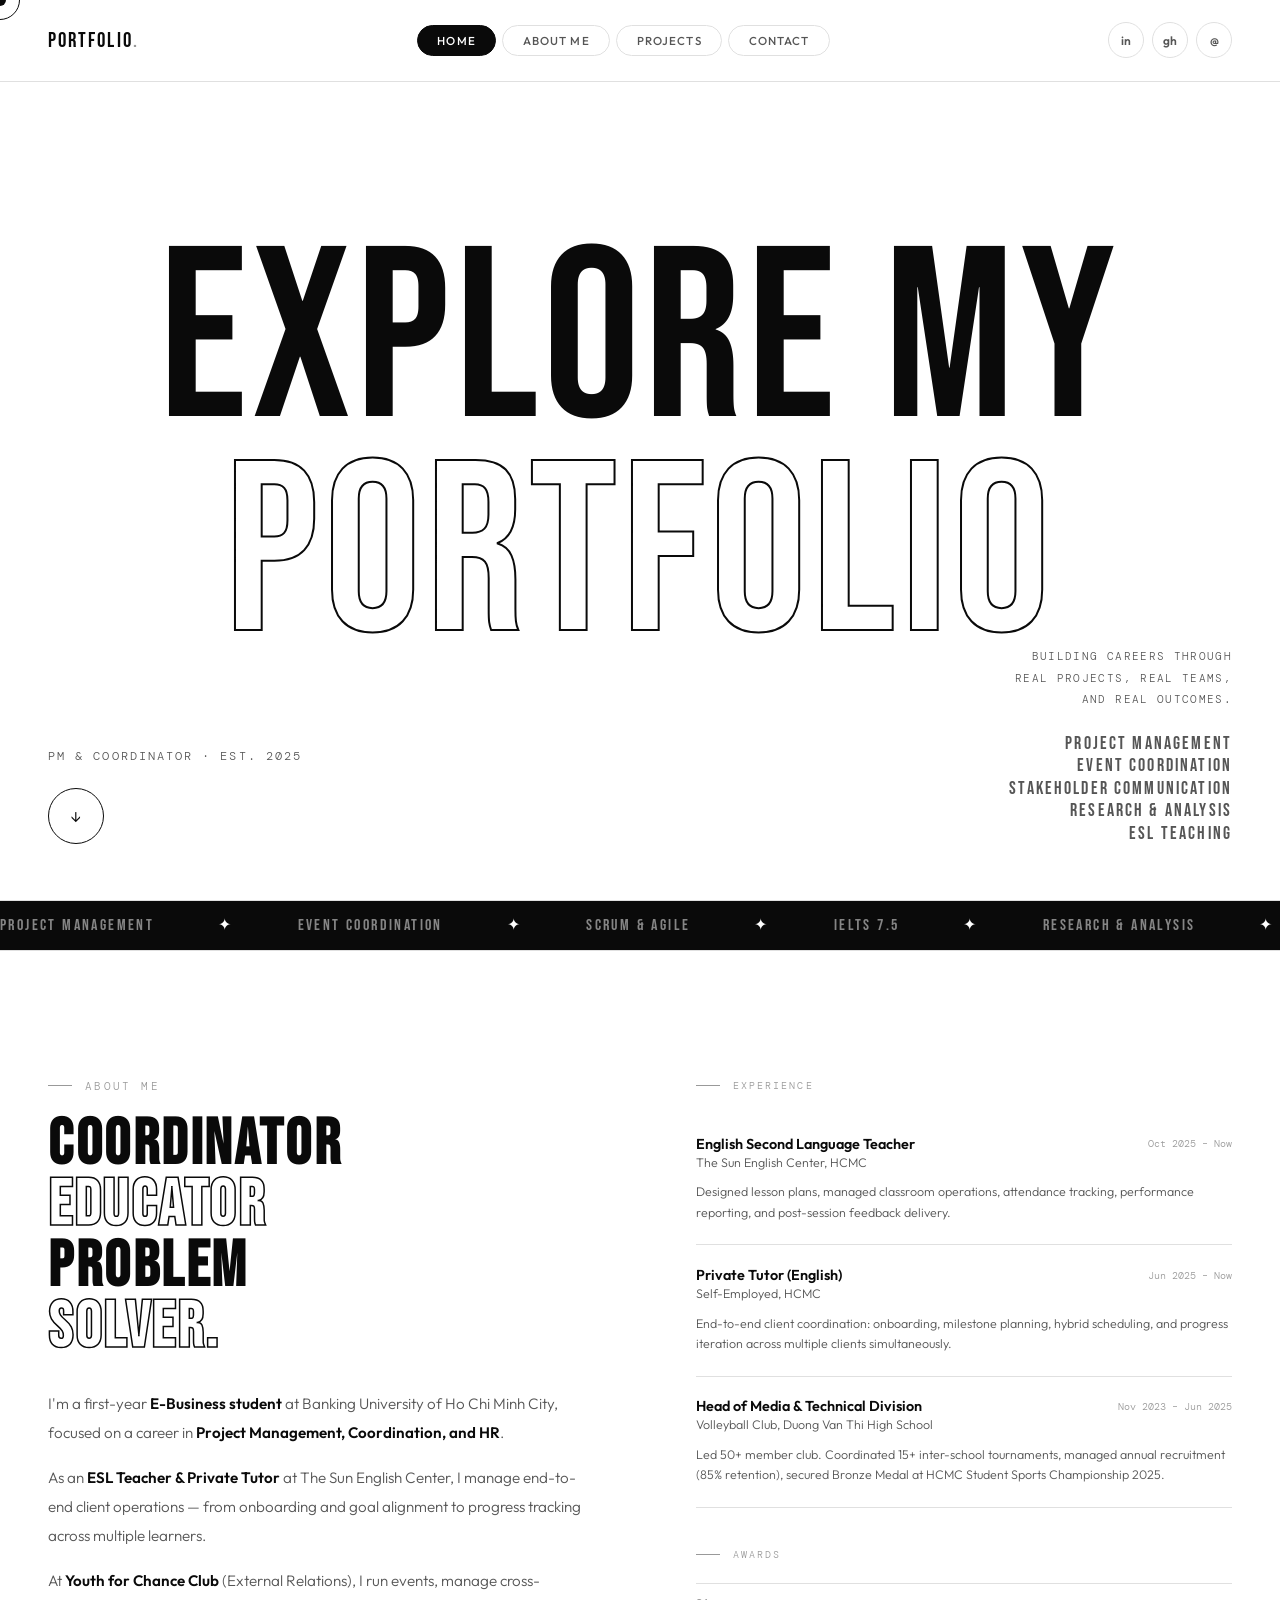
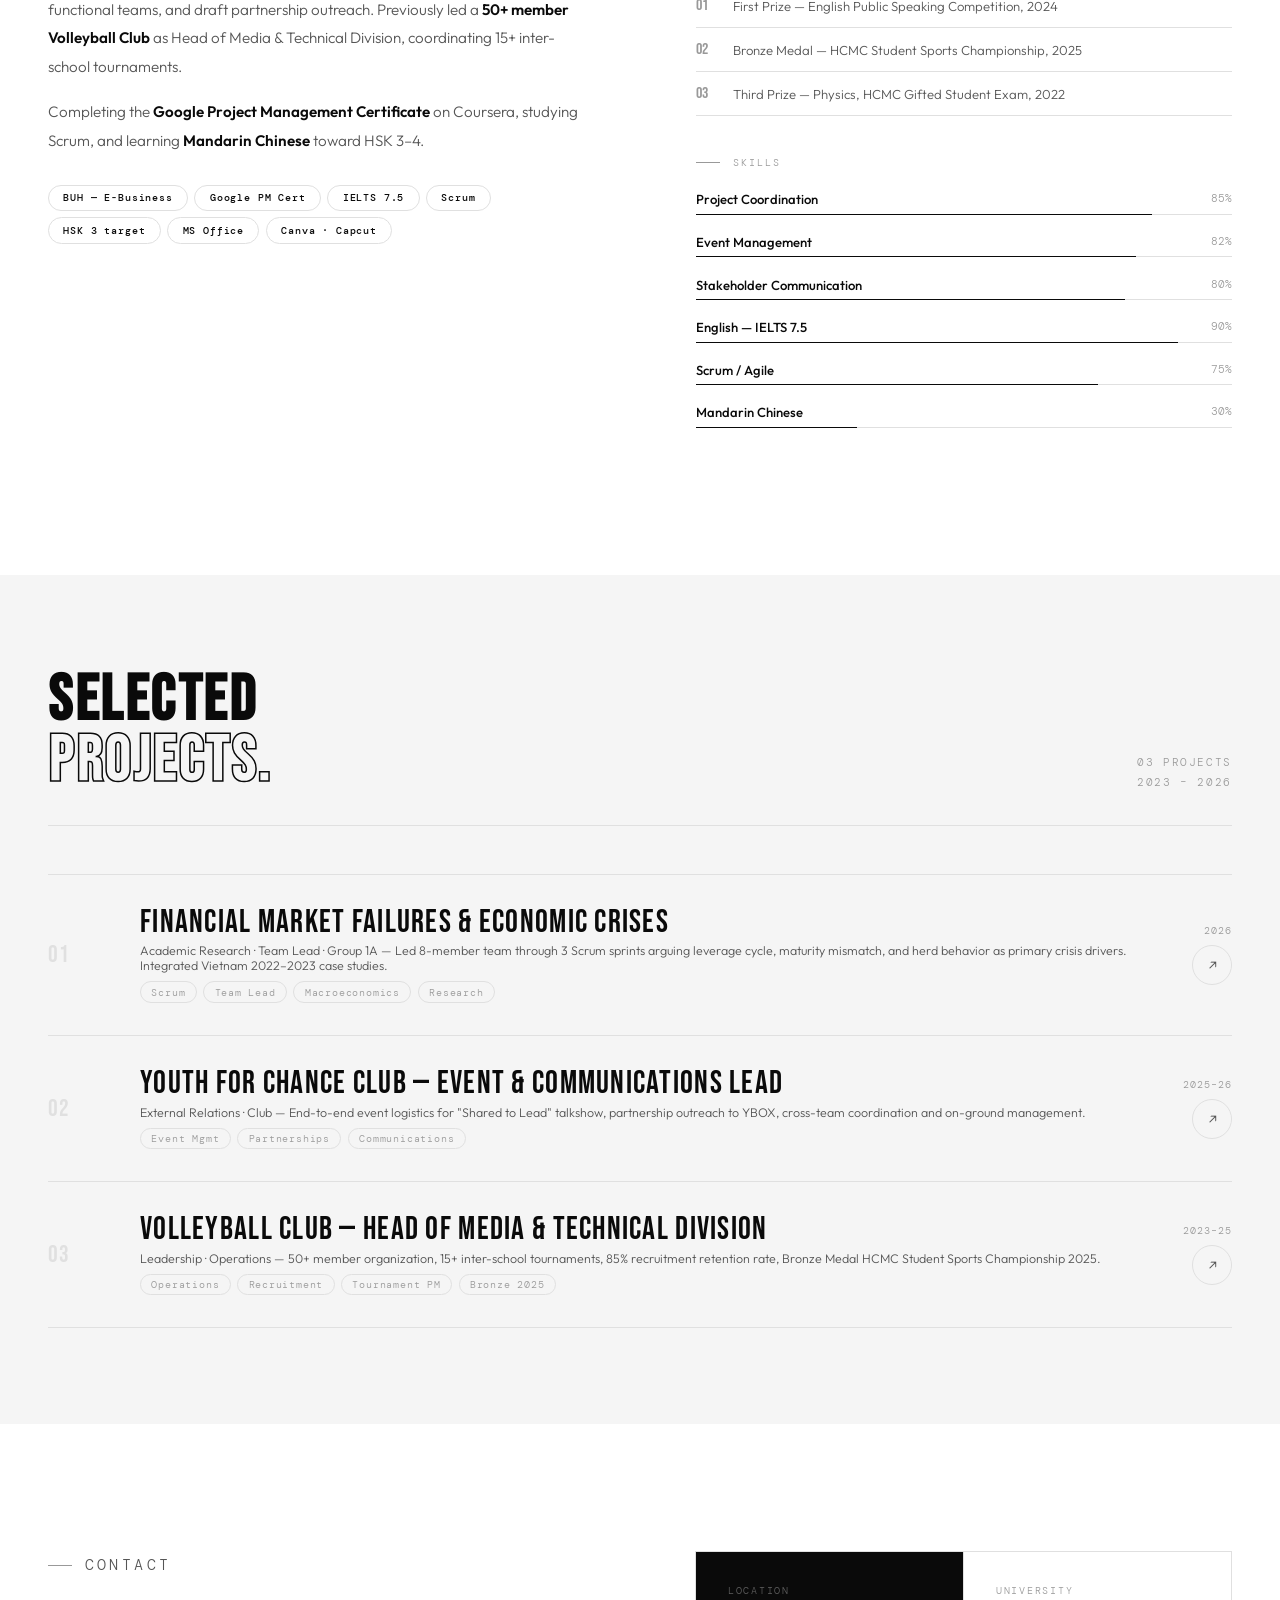
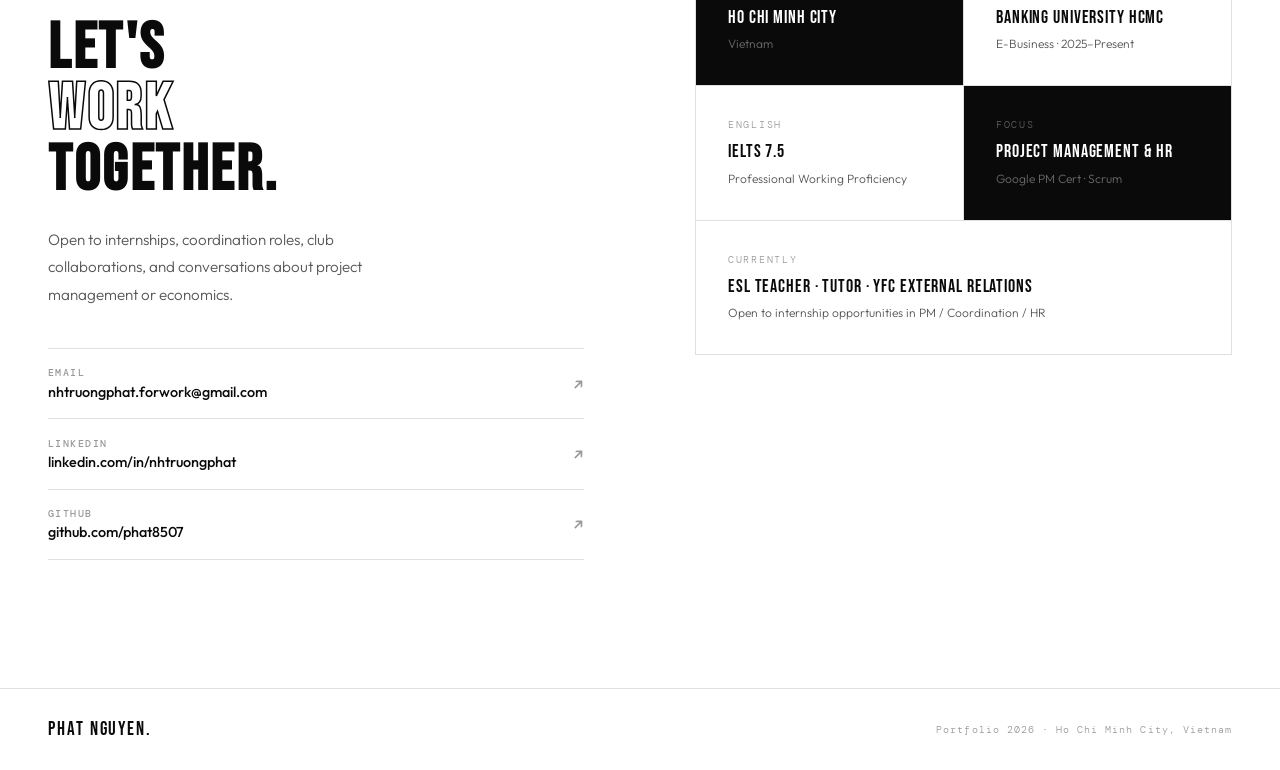
<file: index.html>
<!DOCTYPE html>
<html lang="en">
<head>
<meta charset="UTF-8"/>
<meta name="viewport" content="width=device-width, initial-scale=1.0"/>
<title>Phat Nguyen — Portfolio</title>
<link href="https://fonts.googleapis.com/css2?family=Bebas+Neue&family=Outfit:wght@300;400;500;600&family=DM+Mono:wght@400;500&display=swap" rel="stylesheet"/>
<style>
*,*::before,*::after{box-sizing:border-box;margin:0;padding:0}
:root{
  --white:#ffffff;
  --off:#f5f5f5;
  --ink:#0a0a0a;
  --mid:#555;
  --light:#999;
  --border:#e0e0e0;
  --accent:#0a0a0a;
}
html{scroll-behavior:smooth}
body{background:var(--white);color:var(--ink);font-family:"Outfit",sans-serif;font-weight:300;overflow-x:hidden;cursor:none}

/* CURSOR */
.cursor{position:fixed;width:12px;height:12px;background:var(--ink);border-radius:50%;pointer-events:none;z-index:9999;transform:translate(-50%,-50%);transition:width .25s,height .25s,border-radius .25s}
.cursor-ring{position:fixed;width:40px;height:40px;border:1px solid var(--ink);border-radius:50%;pointer-events:none;z-index:9998;transform:translate(-50%,-50%);transition:all .15s ease}
.cursor.hover{width:48px;height:48px;background:transparent;border:1px solid var(--ink);border-radius:50%}
.cursor-ring.hover{opacity:0}

/* ── NAV ── */
nav{
  position:fixed;top:0;left:0;right:0;z-index:200;
  display:flex;align-items:center;justify-content:space-between;
  padding:1.4rem 3rem;
  background:rgba(255,255,255,0.92);
  backdrop-filter:blur(12px);
  border-bottom:1px solid var(--border);
}
.logo{
  font-family:"Bebas Neue",sans-serif;
  font-size:1.3rem;
  letter-spacing:.1em;
  color:var(--ink);
  text-decoration:none;
}
.logo span{color:var(--light)}
.nav-center{display:flex;gap:.4rem}
.nav-pill{
  display:inline-block;
  padding:.45rem 1.2rem;
  border:1px solid var(--border);
  border-radius:100px;
  font-size:.72rem;
  font-weight:500;
  letter-spacing:.1em;
  text-transform:uppercase;
  text-decoration:none;
  color:var(--mid);
  transition:all .2s;
}
.nav-pill:hover,.nav-pill.active{background:var(--ink);color:var(--white);border-color:var(--ink)}
.nav-right{display:flex;align-items:center;gap:.5rem}
.nav-icon{
  width:36px;height:36px;border:1px solid var(--border);border-radius:50%;
  display:flex;align-items:center;justify-content:center;
  font-size:.75rem;font-weight:600;text-decoration:none;color:var(--mid);
  transition:all .2s;
}
.nav-icon:hover{background:var(--ink);color:var(--white);border-color:var(--ink)}

/* ── HERO ── */
#hero{
  min-height:100vh;
  position:relative;
  overflow:hidden;
  background:var(--white);
  padding-top:74px;
}

/* Big type layer — sits BEHIND photo */
.hero-type{
  position:absolute;
  top:50%;left:50%;
  transform:translate(-50%,-50%);
  width:100%;
  text-align:center;
  z-index:1;
  pointer-events:none;
  user-select:none;
  line-height:.88;
}
.ht-line{
  display:block;
  font-family:"Bebas Neue",sans-serif;
  font-size:clamp(9rem,19vw,19rem);
  letter-spacing:.02em;
  white-space:nowrap;
}
.ht-solid{color:var(--ink)}
.ht-outline{
  -webkit-text-stroke:2px var(--ink);
  color:transparent;
}

/* Photo — sits in the middle z-layer */
.hero-photo-wrap{
  position:absolute;
  bottom:0;
  left:50%;
  transform:translateX(-50%);
  z-index:2;
  width:clamp(320px,38vw,560px);
  display:flex;
  align-items:flex-end;
  justify-content:center;
}
.hero-photo{
  width:100%;
  display:block;
  /* keep white bg: use mix-blend-mode to knock it out */
  mix-blend-mode:multiply;
  filter:grayscale(100%) contrast(1.1);
  animation:photoIn 1.2s .3s both;
}
@keyframes photoIn{from{opacity:0;transform:translateY(40px)}to{opacity:1;transform:none}}

/* Overlay info blocks — z-index 3 */
.hero-meta{
  position:absolute;
  bottom:0;left:0;right:0;
  z-index:3;
  display:grid;
  grid-template-columns:1fr auto 1fr;
  align-items:flex-end;
  padding:0 3rem 3.5rem;
  gap:2rem;
}
.hero-meta-left{display:flex;flex-direction:column;gap:1.5rem;align-items:flex-start}
.hero-est{
  font-family:"DM Mono",monospace;
  font-size:.72rem;
  letter-spacing:.18em;
  text-transform:uppercase;
  color:var(--mid);
}
.hero-scroll-btn{
  width:56px;height:56px;
  border:1.5px solid var(--ink);
  border-radius:50%;
  display:flex;align-items:center;justify-content:center;
  text-decoration:none;
  color:var(--ink);
  font-size:1.1rem;
  transition:all .25s;
}
.hero-scroll-btn:hover{background:var(--ink);color:var(--white)}

.hero-meta-center{/* spacer for photo */}

.hero-meta-right{
  display:flex;
  flex-direction:column;
  gap:.2rem;
  align-items:flex-end;
}
.hero-tagline{
  font-family:"DM Mono",monospace;
  font-size:.7rem;
  letter-spacing:.12em;
  text-transform:uppercase;
  color:var(--mid);
  text-align:right;
  line-height:1.9;
  margin-bottom:1.2rem;
  max-width:240px;
}
.hero-services{display:flex;flex-direction:column;align-items:flex-end;gap:.1rem}
.hero-service{
  font-family:"Bebas Neue",sans-serif;
  font-size:clamp(.9rem,1.4vw,1.3rem);
  letter-spacing:.12em;
  color:var(--mid);
  transition:color .2s;
}
.hero-service:hover{color:var(--ink)}

/* ── MARQUEE ── */
.marquee-wrap{
  overflow:hidden;
  border-top:1px solid var(--border);
  border-bottom:1px solid var(--border);
  padding:.9rem 0;
  background:var(--ink);
}
.marquee-track{display:flex;gap:4rem;animation:marquee 24s linear infinite;white-space:nowrap;width:max-content}
.marquee-item{
  font-family:"Bebas Neue",sans-serif;
  font-size:1rem;
  letter-spacing:.15em;
  color:rgba(255,255,255,.5);
  display:flex;align-items:center;gap:4rem;
}
.marquee-item .dot{color:var(--white)}
@keyframes marquee{to{transform:translateX(-50%)}}

/* ── ABOUT ── */
#about{padding:8rem 3rem;display:grid;grid-template-columns:1fr 1fr;gap:7rem;align-items:start}
.section-label{
  font-family:"DM Mono",monospace;
  font-size:.68rem;
  letter-spacing:.22em;
  text-transform:uppercase;
  color:var(--light);
  margin-bottom:1.4rem;
  display:flex;align-items:center;gap:.8rem;
}
.section-label::before{content:"";width:24px;height:1px;background:var(--light)}
.about-left h2{
  font-family:"Bebas Neue",sans-serif;
  font-size:clamp(3rem,5vw,5rem);
  letter-spacing:.04em;
  line-height:.95;
  margin-bottom:2rem;
  color:var(--ink);
}
.about-left h2 .outline-text{
  -webkit-text-stroke:1.5px var(--ink);
  color:transparent;
}
.about-body{font-size:.95rem;line-height:1.9;color:var(--mid)}
.about-body p+p{margin-top:1rem}
.about-body strong{color:var(--ink);font-weight:600}
.about-chips{display:flex;flex-wrap:wrap;gap:.4rem;margin-top:1.8rem}
.chip{
  background:transparent;
  color:var(--ink);
  font-family:"DM Mono",monospace;
  font-size:.65rem;
  font-weight:500;
  letter-spacing:.08em;
  padding:.35rem .9rem;
  border-radius:100px;
  border:1px solid var(--border);
  transition:all .2s;
}
.chip:hover{background:var(--ink);color:var(--white);border-color:var(--ink)}

/* about right */
.exp-label{
  font-family:"DM Mono",monospace;
  font-size:.65rem;
  letter-spacing:.2em;
  text-transform:uppercase;
  color:var(--light);
  margin-bottom:1.4rem;
  display:flex;align-items:center;gap:.8rem;
}
.exp-label::before{content:"";width:24px;height:1px;background:var(--light)}
.exp-item{
  padding:1.3rem 0;
  border-bottom:1px solid var(--border);
  display:grid;
  grid-template-columns:1fr auto;
  gap:.3rem 1rem;
  align-items:start;
}
.exp-item:first-child{border-top:1px solid var(--border)}
.exp-role{font-family:"Outfit",sans-serif;font-size:.9rem;font-weight:600;color:var(--ink)}
.exp-org{font-size:.78rem;color:var(--mid);margin-top:.1rem}
.exp-date{
  font-family:"DM Mono",monospace;
  font-size:.65rem;
  color:var(--light);
  white-space:nowrap;
  padding-top:.15rem;
}
.exp-desc{font-size:.78rem;color:var(--mid);line-height:1.65;margin-top:.5rem;grid-column:1/-1}

.awards-block{margin-top:2.5rem}
.award-row{
  display:flex;align-items:center;gap:.8rem;
  padding:.75rem 0;
  border-bottom:1px solid var(--border);
  font-size:.82rem;color:var(--mid);
}
.award-row:first-of-type{border-top:1px solid var(--border)}
.award-num{
  font-family:"Bebas Neue",sans-serif;
  font-size:1rem;
  color:var(--light);
  flex-shrink:0;
  width:24px;
}

.skills-block{margin-top:2.5rem}
.skill-row{margin-bottom:1.2rem}
.skill-top{display:flex;justify-content:space-between;margin-bottom:.4rem}
.skill-name{font-size:.82rem;font-weight:500}
.skill-pct{
  font-family:"DM Mono",monospace;
  font-size:.7rem;
  color:var(--light);
}
.skill-track{height:1px;background:var(--border);position:relative}
.skill-bar{
  position:absolute;top:0;left:0;height:1px;
  background:var(--ink);
  width:0;
  transition:width 1.3s cubic-bezier(.4,0,.2,1);
}

/* ── WORK ── */
#work{padding:6rem 3rem;background:var(--off)}
.work-header{
  display:flex;justify-content:space-between;align-items:flex-end;
  padding-bottom:2rem;
  border-bottom:1px solid var(--border);
  margin-bottom:3rem;
}
.work-header h2{
  font-family:"Bebas Neue",sans-serif;
  font-size:clamp(2.5rem,5vw,5rem);
  letter-spacing:.04em;
  line-height:.95;
}
.work-header h2 .outline-text{
  -webkit-text-stroke:1.5px var(--ink);
  color:transparent;
}
.work-meta{
  text-align:right;
  font-family:"DM Mono",monospace;
  font-size:.68rem;
  letter-spacing:.15em;
  text-transform:uppercase;
  color:var(--light);
  line-height:1.8;
}

/* project list style */
.project-list{display:flex;flex-direction:column;gap:0}
.prow{
  display:grid;
  grid-template-columns:60px 1fr auto;
  align-items:center;
  gap:2rem;
  padding:2rem 0;
  border-bottom:1px solid var(--border);
  text-decoration:none;
  color:inherit;
  position:relative;
  overflow:hidden;
  transition:padding-left .3s;
}
.prow:first-child{border-top:1px solid var(--border)}
.prow::before{
  content:"";
  position:absolute;
  left:0;top:0;bottom:0;
  width:0;
  background:var(--ink);
  transition:width .3s;
  z-index:0;
}
.prow:hover::before{width:4px}
.prow:hover{padding-left:.5rem}
.prow > *{position:relative;z-index:1}
.prow-num{
  font-family:"Bebas Neue",sans-serif;
  font-size:1.5rem;
  color:var(--border);
  letter-spacing:.05em;
}
.prow-info{}
.prow-title{
  font-family:"Bebas Neue",sans-serif;
  font-size:clamp(1.4rem,2.5vw,2rem);
  letter-spacing:.04em;
  line-height:1;
  margin-bottom:.3rem;
}
.prow-sub{font-size:.78rem;color:var(--mid)}
.prow-tags{display:flex;gap:.4rem;flex-wrap:wrap;margin-top:.5rem}
.ptag{
  font-family:"DM Mono",monospace;
  font-size:.62rem;
  letter-spacing:.08em;
  padding:.2rem .65rem;
  border:1px solid var(--border);
  border-radius:100px;
  color:var(--light);
}
.prow-right{display:flex;flex-direction:column;align-items:flex-end;gap:.5rem}
.prow-year{
  font-family:"DM Mono",monospace;
  font-size:.65rem;
  color:var(--light);
  letter-spacing:.1em;
}
.prow-arrow{
  width:40px;height:40px;
  border:1px solid var(--border);
  border-radius:50%;
  display:flex;align-items:center;justify-content:center;
  font-size:.9rem;
  color:var(--mid);
  transition:all .2s;
}
.prow:hover .prow-arrow{background:var(--ink);color:var(--white);border-color:var(--ink)}

/* ── CONTACT ── */
#contact{padding:8rem 3rem;display:grid;grid-template-columns:1fr 1fr;gap:7rem;align-items:start}
.contact-left h2{
  font-family:"Bebas Neue",sans-serif;
  font-size:clamp(3rem,5vw,5rem);
  letter-spacing:.04em;
  line-height:.95;
  margin-bottom:1.5rem;
}
.contact-left h2 .outline-text{
  -webkit-text-stroke:1.5px var(--ink);
  color:transparent;
}
.contact-left p{font-size:.95rem;line-height:1.8;color:var(--mid);max-width:360px;margin-bottom:2.5rem}
.clink{
  display:flex;align-items:center;justify-content:space-between;
  padding:1.1rem 0;
  border-bottom:1px solid var(--border);
  text-decoration:none;
  color:var(--ink);
  font-size:.9rem;
  font-weight:500;
  transition:all .2s;
  position:relative;
}
.clink:first-of-type{border-top:1px solid var(--border)}
.clink::after{
  content:"↗";
  font-size:1rem;
  color:var(--light);
  transition:all .2s;
}
.clink:hover{padding-left:.5rem}
.clink:hover::after{color:var(--ink);transform:translate(3px,-3px)}
.clink-label{
  font-family:"DM Mono",monospace;
  font-size:.6rem;
  letter-spacing:.15em;
  text-transform:uppercase;
  color:var(--light);
  display:block;
  margin-bottom:.2rem;
}

.contact-right{}
.info-grid{display:grid;grid-template-columns:1fr 1fr;gap:0}
.info-block{
  padding:2rem;
  border:1px solid var(--border);
  margin:-1px 0 0 -1px;
}
.info-block-label{
  font-family:"DM Mono",monospace;
  font-size:.6rem;
  letter-spacing:.18em;
  text-transform:uppercase;
  color:var(--light);
  margin-bottom:.6rem;
}
.info-block-value{
  font-family:"Bebas Neue",sans-serif;
  font-size:1.1rem;
  letter-spacing:.05em;
  color:var(--ink);
  line-height:1.3;
}
.info-block-sub{font-size:.75rem;color:var(--mid);margin-top:.3rem;line-height:1.6}
.info-block.dark{background:var(--ink)}
.info-block.dark .info-block-label{color:rgba(255,255,255,.35)}
.info-block.dark .info-block-value{color:var(--white)}
.info-block.dark .info-block-sub{color:rgba(255,255,255,.4)}

/* footer */
footer{
  border-top:1px solid var(--border);
  padding:1.8rem 3rem;
  display:flex;justify-content:space-between;align-items:center;
}
.footer-logo{
  font-family:"Bebas Neue",sans-serif;
  font-size:1.2rem;
  letter-spacing:.1em;
  color:var(--ink);
}
.footer-copy{
  font-family:"DM Mono",monospace;
  font-size:.65rem;
  letter-spacing:.1em;
  color:var(--light);
}

/* reveals */
.reveal{opacity:0;transform:translateY(24px);transition:opacity .7s ease,transform .7s ease}
.reveal.in{opacity:1;transform:none}
.d1{transition-delay:.1s}.d2{transition-delay:.2s}.d3{transition-delay:.3s}

@media(max-width:960px){
  nav{padding:1rem 1.5rem}
  .nav-center,.nav-right{display:none}
  #hero .hero-type .ht-line{font-size:clamp(5rem,16vw,9rem)}
  .hero-meta{padding:0 1.5rem 2.5rem;grid-template-columns:1fr 1fr}
  .hero-meta-center{display:none}
  .hero-photo-wrap{width:70vw}
  #about,#contact{grid-template-columns:1fr;gap:3rem;padding:5rem 1.5rem}
  #work{padding:5rem 1.5rem}
  .info-grid{grid-template-columns:1fr}
  footer{padding:1.5rem;flex-direction:column;gap:.5rem;text-align:center}
  .prow{grid-template-columns:40px 1fr auto;gap:1rem;padding:1.5rem 0}
}
</style>
</head>
<body>

<div class="cursor" id="cur"></div>
<div class="cursor-ring" id="ring"></div>

<!-- NAV -->
<nav>
  <a class="logo" href="#">PORTFOLIO<span>.</span></a>
  <div class="nav-center">
    <a class="nav-pill active" href="#hero">Home</a>
    <a class="nav-pill" href="#about">About Me</a>
    <a class="nav-pill" href="#work">Projects</a>
    <a class="nav-pill" href="#contact">Contact</a>
  </div>
  <div class="nav-right">
    <a class="nav-icon" href="https://www.linkedin.com/in/nhtruongphat/" target="_blank" title="LinkedIn">in</a>
    <a class="nav-icon" href="https://github.com/phat8507" target="_blank" title="GitHub">gh</a>
    <a class="nav-icon" href="mailto:nhtruongphat.forwork@gmail.com" title="Email">@</a>
  </div>
</nav>

<!-- HERO -->
<section id="hero">
  <!-- Big type behind photo -->
  <div class="hero-type">
    <span class="ht-line ht-solid">EXPLORE MY</span>
    <span class="ht-line ht-outline">PORTFOLIO</span>
  </div>

  <!-- Bottom meta -->
  <div class="hero-meta">
    <div class="hero-meta-left">
      <span class="hero-est">PM &amp; Coordinator · Est. 2025</span>
      <a class="hero-scroll-btn" href="#about">↓</a>
    </div>
    <div class="hero-meta-center"></div>
    <div class="hero-meta-right">
      <p class="hero-tagline">Building careers through<br>real projects, real teams,<br>and real outcomes.</p>
      <div class="hero-services">
        <span class="hero-service">Project Management</span>
        <span class="hero-service">Event Coordination</span>
        <span class="hero-service">Stakeholder Communication</span>
        <span class="hero-service">Research &amp; Analysis</span>
        <span class="hero-service">ESL Teaching</span>
      </div>
    </div>
  </div>
</section>

<!-- MARQUEE -->
<div class="marquee-wrap">
  <div class="marquee-track">
    <div class="marquee-item">Project Management <span class="dot">✦</span></div>
    <div class="marquee-item">Event Coordination <span class="dot">✦</span></div>
    <div class="marquee-item">Scrum &amp; Agile <span class="dot">✦</span></div>
    <div class="marquee-item">IELTS 7.5 <span class="dot">✦</span></div>
    <div class="marquee-item">Research &amp; Analysis <span class="dot">✦</span></div>
    <div class="marquee-item">Stakeholder Communication <span class="dot">✦</span></div>
    <div class="marquee-item">Project Management <span class="dot">✦</span></div>
    <div class="marquee-item">Event Coordination <span class="dot">✦</span></div>
    <div class="marquee-item">Scrum &amp; Agile <span class="dot">✦</span></div>
    <div class="marquee-item">IELTS 7.5 <span class="dot">✦</span></div>
    <div class="marquee-item">Research &amp; Analysis <span class="dot">✦</span></div>
    <div class="marquee-item">Stakeholder Communication <span class="dot">✦</span></div>
  </div>
</div>

<!-- ABOUT -->
<section id="about">
  <div class="about-left reveal">
    <p class="section-label">About me</p>
    <h2>
      COORDINATOR<br>
      <span class="outline-text">EDUCATOR</span><br>
      PROBLEM<br>
      <span class="outline-text">SOLVER.</span>
    </h2>
    <div class="about-body">
      <p>I'm a first-year <strong>E-Business student</strong> at Banking University of Ho Chi Minh City, focused on a career in <strong>Project Management, Coordination, and HR</strong>.</p>
      <p>As an <strong>ESL Teacher &amp; Private Tutor</strong> at The Sun English Center, I manage end-to-end client operations — from onboarding and goal alignment to progress tracking across multiple learners.</p>
      <p>At <strong>Youth for Chance Club</strong> (External Relations), I run events, manage cross-functional teams, and draft partnership outreach. Previously led a <strong>50+ member Volleyball Club</strong> as Head of Media &amp; Technical Division, coordinating 15+ inter-school tournaments.</p>
      <p>Completing the <strong>Google Project Management Certificate</strong> on Coursera, studying Scrum, and learning <strong>Mandarin Chinese</strong> toward HSK 3–4.</p>
    </div>
    <div class="about-chips">
      <span class="chip">BUH — E-Business</span>
      <span class="chip">Google PM Cert</span>
      <span class="chip">IELTS 7.5</span>
      <span class="chip">Scrum</span>
      <span class="chip">HSK 3 target</span>
      <span class="chip">MS Office</span>
      <span class="chip">Canva · Capcut</span>
    </div>
  </div>

  <div class="about-right">
    <div class="reveal d1">
      <p class="exp-label">Experience</p>
      <div class="exp-item">
        <div><div class="exp-role">English Second Language Teacher</div><div class="exp-org">The Sun English Center, HCMC</div></div>
        <div class="exp-date">Oct 2025 – Now</div>
        <div class="exp-desc">Designed lesson plans, managed classroom operations, attendance tracking, performance reporting, and post-session feedback delivery.</div>
      </div>
      <div class="exp-item">
        <div><div class="exp-role">Private Tutor (English)</div><div class="exp-org">Self-Employed, HCMC</div></div>
        <div class="exp-date">Jun 2025 – Now</div>
        <div class="exp-desc">End-to-end client coordination: onboarding, milestone planning, hybrid scheduling, and progress iteration across multiple clients simultaneously.</div>
      </div>
      <div class="exp-item">
        <div><div class="exp-role">Head of Media &amp; Technical Division</div><div class="exp-org">Volleyball Club, Duong Van Thi High School</div></div>
        <div class="exp-date">Nov 2023 – Jun 2025</div>
        <div class="exp-desc">Led 50+ member club. Coordinated 15+ inter-school tournaments, managed annual recruitment (85% retention), secured Bronze Medal at HCMC Student Sports Championship 2025.</div>
      </div>
    </div>

    <div class="awards-block reveal d2">
      <p class="exp-label" style="margin-top:2.5rem">Awards</p>
      <div class="award-row"><span class="award-num">01</span><span>First Prize — English Public Speaking Competition, 2024</span></div>
      <div class="award-row"><span class="award-num">02</span><span>Bronze Medal — HCMC Student Sports Championship, 2025</span></div>
      <div class="award-row"><span class="award-num">03</span><span>Third Prize — Physics, HCMC Gifted Student Exam, 2022</span></div>
    </div>

    <div class="skills-block reveal d3">
      <p class="exp-label" style="margin-top:2.5rem">Skills</p>
      <div class="skill-row"><div class="skill-top"><span class="skill-name">Project Coordination</span><span class="skill-pct">85%</span></div><div class="skill-track"><div class="skill-bar" data-w="85"></div></div></div>
      <div class="skill-row"><div class="skill-top"><span class="skill-name">Event Management</span><span class="skill-pct">82%</span></div><div class="skill-track"><div class="skill-bar" data-w="82"></div></div></div>
      <div class="skill-row"><div class="skill-top"><span class="skill-name">Stakeholder Communication</span><span class="skill-pct">80%</span></div><div class="skill-track"><div class="skill-bar" data-w="80"></div></div></div>
      <div class="skill-row"><div class="skill-top"><span class="skill-name">English — IELTS 7.5</span><span class="skill-pct">90%</span></div><div class="skill-track"><div class="skill-bar" data-w="90"></div></div></div>
      <div class="skill-row"><div class="skill-top"><span class="skill-name">Scrum / Agile</span><span class="skill-pct">75%</span></div><div class="skill-track"><div class="skill-bar" data-w="75"></div></div></div>
      <div class="skill-row"><div class="skill-top"><span class="skill-name">Mandarin Chinese</span><span class="skill-pct">30%</span></div><div class="skill-track"><div class="skill-bar" data-w="30"></div></div></div>
    </div>
  </div>
</section>

<!-- WORK -->
<section id="work">
  <div class="work-header reveal">
    <h2>SELECTED<br><span class="outline-text">PROJECTS.</span></h2>
    <div class="work-meta">
      03 Projects<br>
      2023 – 2026
    </div>
  </div>

  <div class="project-list">
    <a class="prow reveal" href="projects/market-failure.html">
      <div class="prow-num">01</div>
      <div class="prow-info">
        <div class="prow-title">Financial Market Failures &amp; Economic Crises</div>
        <div class="prow-sub">Academic Research · Team Lead · Group 1A — Led 8-member team through 3 Scrum sprints arguing leverage cycle, maturity mismatch, and herd behavior as primary crisis drivers. Integrated Vietnam 2022–2023 case studies.</div>
        <div class="prow-tags"><span class="ptag">Scrum</span><span class="ptag">Team Lead</span><span class="ptag">Macroeconomics</span><span class="ptag">Research</span></div>
      </div>
      <div class="prow-right">
        <span class="prow-year">2026</span>
        <div class="prow-arrow">↗</div>
      </div>
    </a>

    <a class="prow reveal d1" href="projects/yfc-events.html">
      <div class="prow-num">02</div>
      <div class="prow-info">
        <div class="prow-title">Youth for Chance Club — Event &amp; Communications Lead</div>
        <div class="prow-sub">External Relations · Club — End-to-end event logistics for "Shared to Lead" talkshow, partnership outreach to YBOX, cross-team coordination and on-ground management.</div>
        <div class="prow-tags"><span class="ptag">Event Mgmt</span><span class="ptag">Partnerships</span><span class="ptag">Communications</span></div>
      </div>
      <div class="prow-right">
        <span class="prow-year">2025–26</span>
        <div class="prow-arrow">↗</div>
      </div>
    </a>

    <a class="prow reveal d2" href="projects/volleyball-club.html">
      <div class="prow-num">03</div>
      <div class="prow-info">
        <div class="prow-title">Volleyball Club — Head of Media &amp; Technical Division</div>
        <div class="prow-sub">Leadership · Operations — 50+ member organization, 15+ inter-school tournaments, 85% recruitment retention rate, Bronze Medal HCMC Student Sports Championship 2025.</div>
        <div class="prow-tags"><span class="ptag">Operations</span><span class="ptag">Recruitment</span><span class="ptag">Tournament PM</span><span class="ptag">Bronze 2025</span></div>
      </div>
      <div class="prow-right">
        <span class="prow-year">2023–25</span>
        <div class="prow-arrow">↗</div>
      </div>
    </a>
  </div>
</section>

<!-- CONTACT -->
<section id="contact">
  <div class="contact-left reveal">
    <p class="section-label">Contact</p>
    <h2>
      LET'S<br>
      <span class="outline-text">WORK</span><br>
      TOGETHER.
    </h2>
    <p>Open to internships, coordination roles, club collaborations, and conversations about project management or economics.</p>
    <div>
      <a class="clink" href="mailto:nhtruongphat.forwork@gmail.com">
        <span><span class="clink-label">Email</span>nhtruongphat.forwork@gmail.com</span>
      </a>
      <a class="clink" href="https://www.linkedin.com/in/nhtruongphat/" target="_blank">
        <span><span class="clink-label">LinkedIn</span>linkedin.com/in/nhtruongphat</span>
      </a>
      <a class="clink" href="https://github.com/phat8507" target="_blank">
        <span><span class="clink-label">GitHub</span>github.com/phat8507</span>
      </a>
    </div>
  </div>

  <div class="contact-right reveal d1">
    <div class="info-grid">
      <div class="info-block dark">
        <div class="info-block-label">Location</div>
        <div class="info-block-value">Ho Chi Minh City</div>
        <div class="info-block-sub">Vietnam</div>
      </div>
      <div class="info-block">
        <div class="info-block-label">University</div>
        <div class="info-block-value">Banking University HCMC</div>
        <div class="info-block-sub">E-Business · 2025–Present</div>
      </div>
      <div class="info-block">
        <div class="info-block-label">English</div>
        <div class="info-block-value">IELTS 7.5</div>
        <div class="info-block-sub">Professional Working Proficiency</div>
      </div>
      <div class="info-block dark">
        <div class="info-block-label">Focus</div>
        <div class="info-block-value">Project Management &amp; HR</div>
        <div class="info-block-sub">Google PM Cert · Scrum</div>
      </div>
      <div class="info-block" style="grid-column:span 2">
        <div class="info-block-label">Currently</div>
        <div class="info-block-value">ESL Teacher · Tutor · YFC External Relations</div>
        <div class="info-block-sub">Open to internship opportunities in PM / Coordination / HR</div>
      </div>
    </div>
  </div>
</section>

<footer>
  <span class="footer-logo">PHAT NGUYEN.</span>
  <span class="footer-copy">Portfolio 2026 · Ho Chi Minh City, Vietnam</span>
</footer>

<script>
// cursor
const cur=document.getElementById("cur"),ring=document.getElementById("ring");
let mx=0,my=0,rx=0,ry=0;
document.addEventListener("mousemove",e=>{
  mx=e.clientX;my=e.clientY;
  cur.style.left=mx+"px";cur.style.top=my+"px";
});
(function loop(){rx+=(mx-rx)*.1;ry+=(my-ry)*.1;ring.style.left=rx+"px";ring.style.top=ry+"px";requestAnimationFrame(loop)})();
document.querySelectorAll("a,button").forEach(el=>{
  el.addEventListener("mouseenter",()=>{cur.classList.add("hover");ring.classList.add("hover")});
  el.addEventListener("mouseleave",()=>{cur.classList.remove("hover");ring.classList.remove("hover")});
});

// reveal
const ro=new IntersectionObserver(e=>{e.forEach(x=>{if(x.isIntersecting)x.target.classList.add("in")})},{threshold:.08});
document.querySelectorAll(".reveal").forEach(el=>ro.observe(el));

// skill bars
const so=new IntersectionObserver(e=>{e.forEach(x=>{if(x.isIntersecting){x.target.style.width=x.target.dataset.w+"%";so.unobserve(x.target)}})},{threshold:.3});
document.querySelectorAll(".skill-bar").forEach(b=>so.observe(b));

// active nav
const secs=document.querySelectorAll("section[id]");
const pills=document.querySelectorAll(".nav-pill");
window.addEventListener("scroll",()=>{
  let c="";
  secs.forEach(s=>{if(window.scrollY>=s.offsetTop-120)c=s.id});
  pills.forEach(p=>{p.classList.toggle("active",p.getAttribute("href")==="#"+c)});
});
</script>
</body>
</html>
</file>
